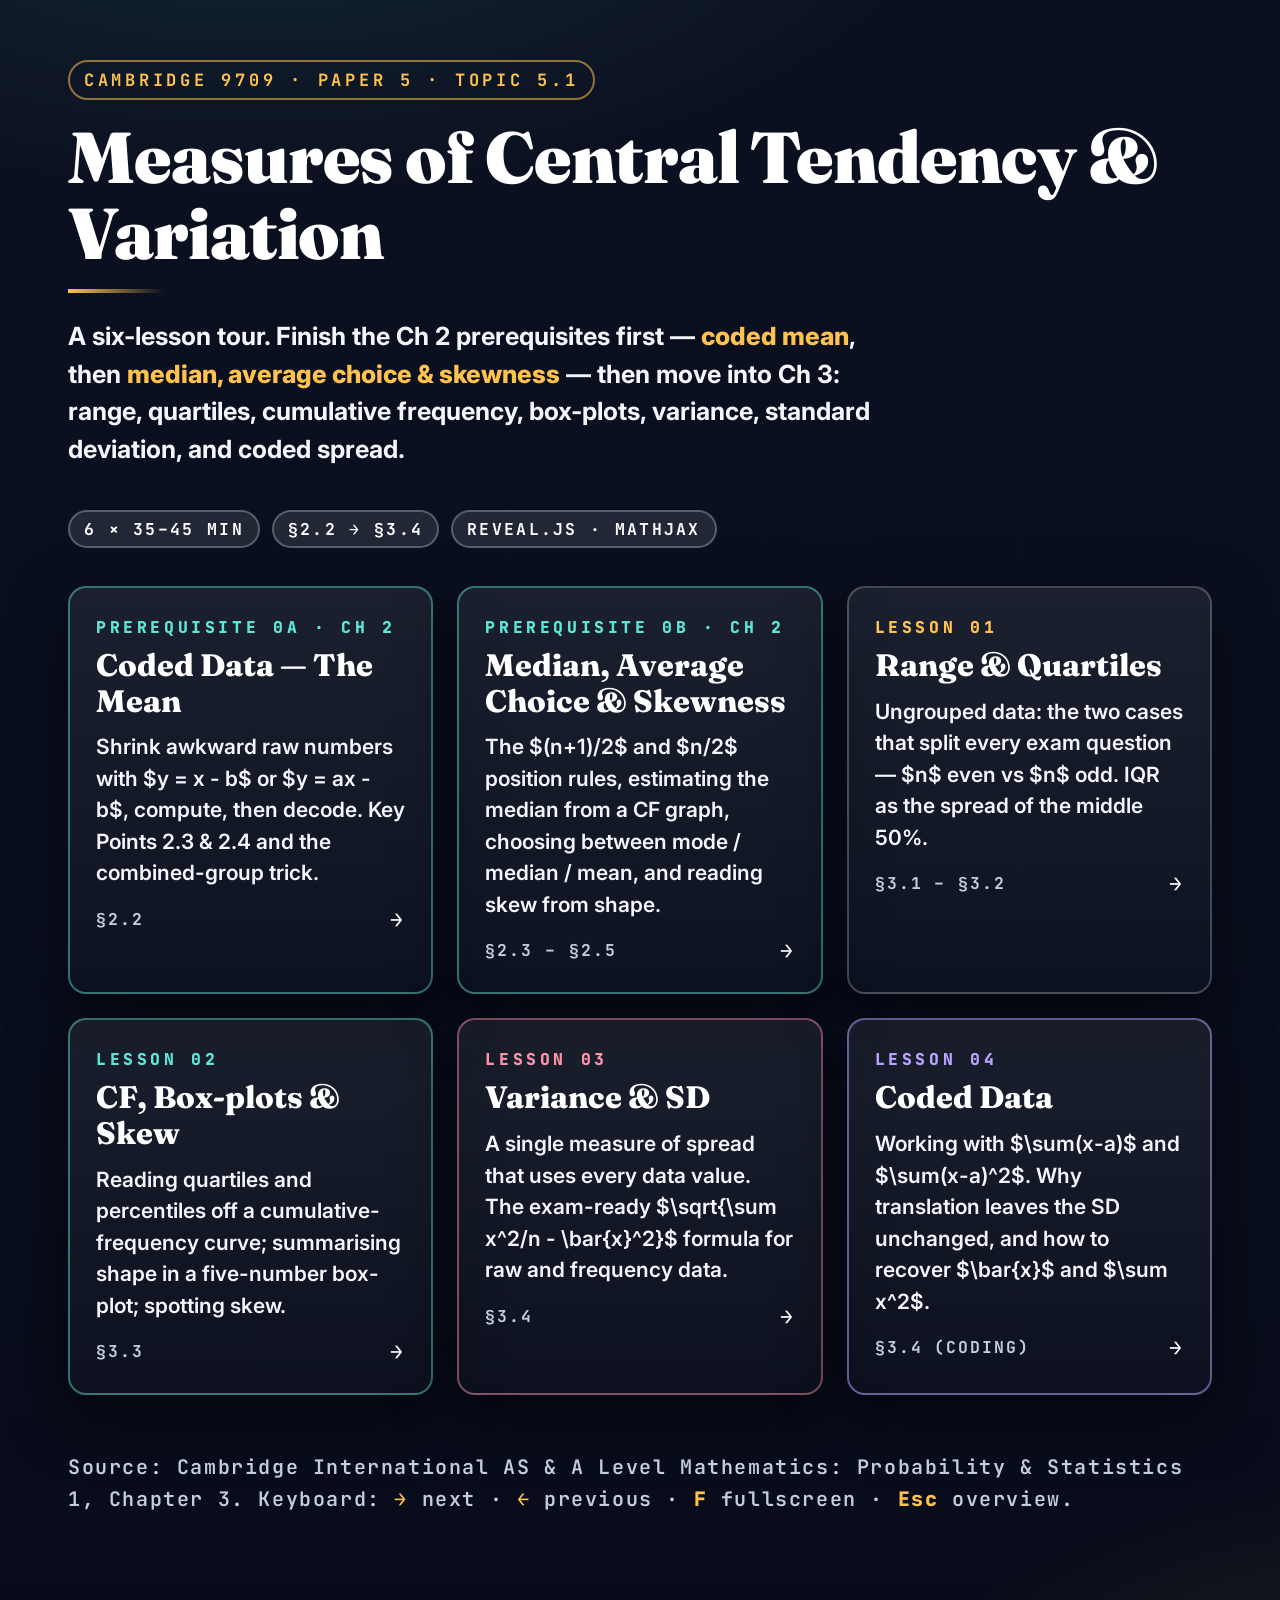
<file: index.html>
<!DOCTYPE html>
<html lang="en">
<head>
  <meta charset="utf-8">
  <meta name="viewport" content="width=device-width, initial-scale=1.0">
  <title>Measures of Central Tendency &amp; Variation · 9709 Paper 5</title>
  <link rel="preconnect" href="https://fonts.googleapis.com">
  <link rel="preconnect" href="https://fonts.gstatic.com" crossorigin>
  <link href="https://fonts.googleapis.com/css2?family=Fraunces:ital,opsz,wght@0,9..144,500;0,9..144,700;0,9..144,900&family=Inter:wght@400;600;700;800&family=JetBrains+Mono:wght@500;700&display=swap" rel="stylesheet">
  <style>
    :root{
      --ink:#0b1020; --chalk:#f4f6fc; --muted:#c7cde0;
      --gold:#ffc24d; --teal:#5fe5d6; --rose:#ff92a6; --violet:#b9a3ff; --emerald:#4eeba8;
    }
    *{box-sizing:border-box}
    html,body{margin:0;padding:0;background:var(--ink);color:var(--chalk);font-family:'Inter',system-ui,sans-serif;min-height:100vh;font-size:20px;font-weight:700}
    body{
      background:
        radial-gradient(1200px 600px at 20% -10%,rgba(95,229,214,.12),transparent 60%),
        radial-gradient(900px 500px at 110% 110%,rgba(255,194,77,.12),transparent 60%),
        linear-gradient(180deg,#0b1020 0%,#0a0f1f 50%,#080c1a 100%);
    }
    .wrap{max-width:1200px;margin:0 auto;padding:60px 28px 80px}
    .eyebrow{font-family:'JetBrains Mono',monospace;font-size:.85em;font-weight:700;letter-spacing:.22em;text-transform:uppercase;color:var(--gold);border:2px solid rgba(255,194,77,.55);padding:7px 14px;border-radius:100px;display:inline-block;margin-bottom:20px}
    h1{font-family:'Fraunces',Georgia,serif;font-size:3.6em;line-height:1.05;font-weight:900;margin:0 0 .25em;color:#fff;letter-spacing:-.015em}
    .sub{color:var(--chalk);font-size:1.25em;font-weight:700;max-width:820px;line-height:1.5;margin-bottom:42px}
    .sub em{color:var(--gold);font-style:normal;font-weight:800}
    .rule{height:4px;width:96px;background:linear-gradient(90deg,var(--gold),transparent);border:0;margin:14px 0 22px}
    .grid{display:grid;grid-template-columns:repeat(auto-fit,minmax(270px,1fr));gap:24px;margin-top:10px}
    a.card{text-decoration:none;color:inherit;display:block;background:linear-gradient(180deg,rgba(255,255,255,.07),rgba(255,255,255,.02));border:2px solid rgba(255,255,255,.22);border-radius:18px;padding:28px 26px;box-shadow:0 20px 60px rgba(0,0,0,.55);transition:transform .18s ease, border-color .18s ease, background .18s ease}
    a.card:hover{transform:translateY(-4px);border-color:rgba(255,255,255,.45);background:linear-gradient(180deg,rgba(255,255,255,.10),rgba(255,255,255,.035))}
    .card .num{font-family:'JetBrains Mono',monospace;font-size:.82em;font-weight:800;letter-spacing:.22em;text-transform:uppercase;color:var(--gold);display:block;margin-bottom:10px}
    .card.teal .num{color:var(--teal)} .card.rose .num{color:var(--rose)} .card.violet .num{color:var(--violet)}
    .card.teal{border-color:rgba(95,229,214,.45)} .card.teal:hover{border-color:rgba(95,229,214,.75)}
    .card.rose{border-color:rgba(255,146,166,.45)} .card.rose:hover{border-color:rgba(255,146,166,.75)}
    .card.violet{border-color:rgba(185,163,255,.50)} .card.violet:hover{border-color:rgba(185,163,255,.80)}
    .card h2{font-family:'Fraunces',Georgia,serif;font-size:1.55em;font-weight:800;margin:0 0 12px;color:#fff;line-height:1.15}
    .card p{color:var(--chalk);line-height:1.5;margin:0;font-size:1.05em;font-weight:600}
    .card .meta{margin-top:16px;display:flex;justify-content:space-between;align-items:center;font-family:'JetBrains Mono',monospace;font-size:.82em;font-weight:700;color:var(--muted);letter-spacing:.12em;text-transform:uppercase}
    .card .arrow{color:#fff;font-size:1.3em;font-weight:900}
    .foot{margin-top:56px;color:var(--muted);font-size:1em;font-weight:600;font-family:'JetBrains Mono',monospace;letter-spacing:.08em;line-height:1.6}
    .foot strong{color:var(--gold);font-weight:800}
    .foot a{color:var(--gold);text-decoration:none}
    .ribbon{display:flex;gap:12px;flex-wrap:wrap;margin-top:14px;margin-bottom:38px}
    .chip{font-family:'JetBrains Mono',monospace;font-size:.82em;font-weight:700;letter-spacing:.14em;text-transform:uppercase;color:#fff;background:rgba(255,255,255,.10);border:2px solid rgba(255,255,255,.25);padding:6px 14px;border-radius:100px}
  </style>
</head>
<body>
<div class="wrap">
  <span class="eyebrow">Cambridge 9709 · Paper 5 · Topic 5.1</span>
  <h1>Measures of Central Tendency &amp; Variation</h1>
  <hr class="rule">
  <p class="sub">A six-lesson tour. Finish the Ch 2 prerequisites first — <em>coded mean</em>, then <em>median, average choice &amp; skewness</em> — then move into Ch 3: range, quartiles, cumulative frequency, box-plots, variance, standard deviation, and coded spread.</p>
  <div class="ribbon">
    <span class="chip">6 × 35&ndash;45 min</span>
    <span class="chip">§2.2 → §3.4</span>
    <span class="chip">Reveal.js · MathJax</span>
  </div>

  <div class="grid">
    <a class="card teal" href="lesson0-coded-mean/index.html">
      <span class="num">Prerequisite 0a · Ch 2</span>
      <h2>Coded Data &mdash; The Mean</h2>
      <p>Shrink awkward raw numbers with $y = x - b$ or $y = ax - b$, compute, then decode. Key Points 2.3 &amp; 2.4 and the combined-group trick.</p>
      <div class="meta"><span>§2.2</span><span class="arrow">&rarr;</span></div>
    </a>
    <a class="card teal" href="lesson0b-median-skewness/index.html">
      <span class="num">Prerequisite 0b · Ch 2</span>
      <h2>Median, Average Choice &amp; Skewness</h2>
      <p>The $(n+1)/2$ and $n/2$ position rules, estimating the median from a CF graph, choosing between mode / median / mean, and reading skew from shape.</p>
      <div class="meta"><span>§2.3 &ndash; §2.5</span><span class="arrow">&rarr;</span></div>
    </a>
    <a class="card" href="lesson1/index.html">
      <span class="num">Lesson 01</span>
      <h2>Range &amp; Quartiles</h2>
      <p>Ungrouped data: the two cases that split every exam question — $n$ even vs $n$ odd. IQR as the spread of the middle 50%.</p>
      <div class="meta"><span>§3.1 – §3.2</span><span class="arrow">&rarr;</span></div>
    </a>
    <a class="card teal" href="lesson2/index.html">
      <span class="num">Lesson 02</span>
      <h2>CF, Box-plots &amp; Skew</h2>
      <p>Reading quartiles and percentiles off a cumulative-frequency curve; summarising shape in a five-number box-plot; spotting skew.</p>
      <div class="meta"><span>§3.3</span><span class="arrow">&rarr;</span></div>
    </a>
    <a class="card rose" href="lesson3/index.html">
      <span class="num">Lesson 03</span>
      <h2>Variance &amp; SD</h2>
      <p>A single measure of spread that uses every data value. The exam-ready $\sqrt{\sum x^2/n - \bar{x}^2}$ formula for raw and frequency data.</p>
      <div class="meta"><span>§3.4</span><span class="arrow">&rarr;</span></div>
    </a>
    <a class="card violet" href="lesson4/index.html">
      <span class="num">Lesson 04</span>
      <h2>Coded Data</h2>
      <p>Working with $\sum(x-a)$ and $\sum(x-a)^2$. Why translation leaves the SD unchanged, and how to recover $\bar{x}$ and $\sum x^2$.</p>
      <div class="meta"><span>§3.4 (coding)</span><span class="arrow">&rarr;</span></div>
    </a>
  </div>

  <p class="foot">Source: Cambridge International AS &amp; A Level Mathematics: Probability &amp; Statistics 1, Chapter 3. Keyboard: <strong>&rarr;</strong> next · <strong>&larr;</strong> previous · <strong>F</strong> fullscreen · <strong>Esc</strong> overview.</p>
</div>
</body>
</html>
</file>
